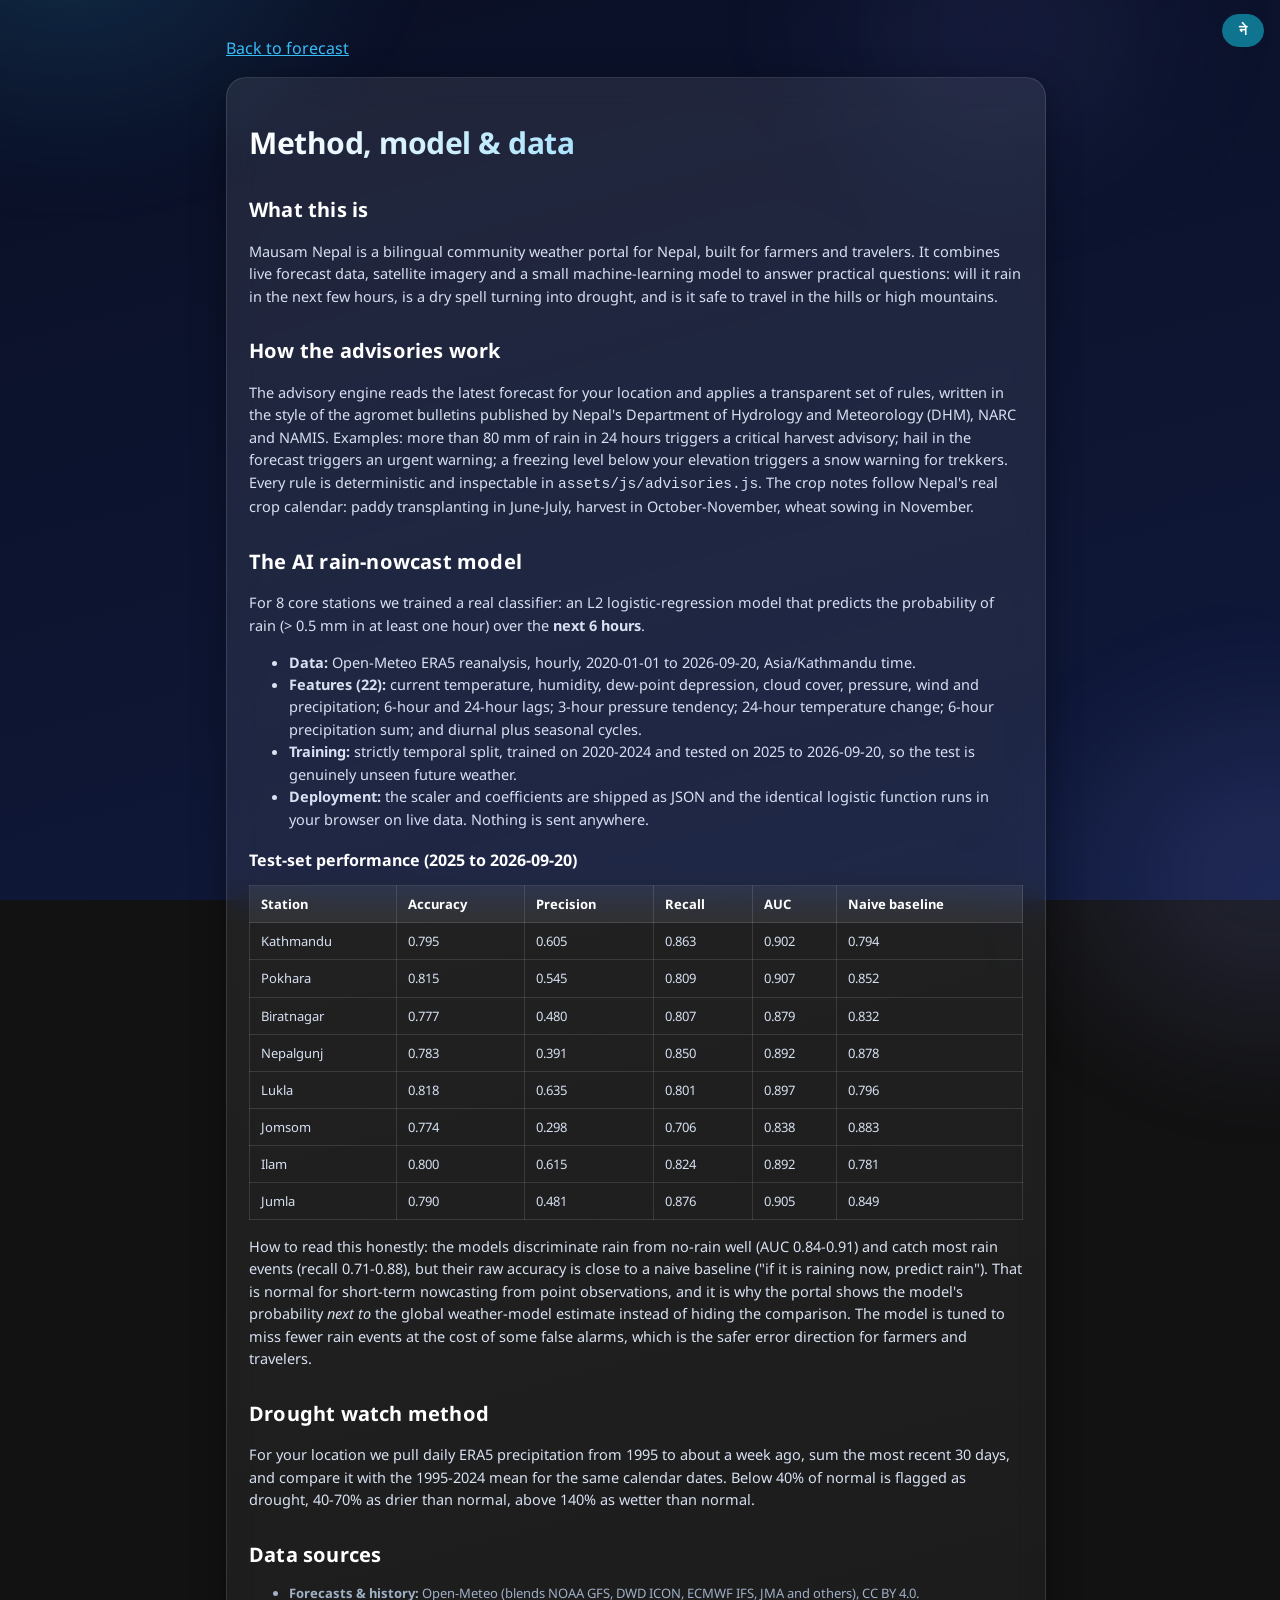
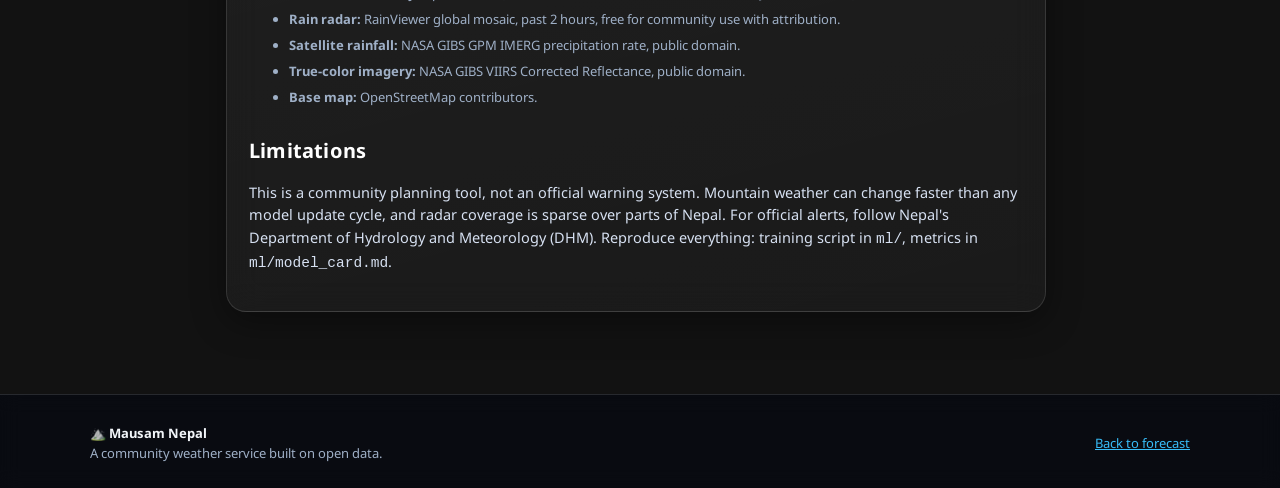
<file: about.html>
<!DOCTYPE html>
<html lang="en">
<head>
<meta charset="UTF-8">
<meta name="viewport" content="width=device-width, initial-scale=1.0">
<title>Method, model &amp; data — Mausam Nepal</title>
<link rel="stylesheet" href="assets/css/style.css?v=5">
<link href="https://fonts.googleapis.com/css2?family=Noto+Sans:wght@400;600;700;800&family=Noto+Sans+Devanagari:wght@400;600;700&display=swap" rel="stylesheet">
<style>
.langbtn { position: fixed; top: 14px; right: 16px; z-index: 99; }
</style>
</head>
<body>
<button id="lang-toggle" class="lang-toggle langbtn" style="background:#0e7490;border-color:#0e7490">ने</button>
<main class="container" style="max-width:860px">
  <p><a href="index.html" data-i18n="backHome">Back to forecast</a></p>
  <div class="card prose" id="about-en">
    <h1>Method, model &amp; data</h1>
    <h2>What this is</h2>
    <p>Mausam Nepal is a bilingual community weather portal for Nepal, built for
    farmers and travelers. It combines live forecast data, satellite imagery and a
    small machine-learning model to answer practical questions: will it rain in the
    next few hours, is a dry spell turning into drought, and is it safe to travel
    in the hills or high mountains.</p>

    <h2>How the advisories work</h2>
    <p>The advisory engine reads the latest forecast for your location and applies
    a transparent set of rules, written in the style of the agromet bulletins
    published by Nepal's Department of Hydrology and Meteorology (DHM), NARC and
    NAMIS. Examples: more than 80 mm of rain in 24 hours triggers a critical
    harvest advisory; hail in the forecast triggers an urgent warning; a freezing
    level below your elevation triggers a snow warning for trekkers. Every rule is
    deterministic and inspectable in <code>assets/js/advisories.js</code>. The
    crop notes follow Nepal's real crop calendar: paddy transplanting in
    June-July, harvest in October-November, wheat sowing in November.</p>

    <h2>The AI rain-nowcast model</h2>
    <p>For 8 core stations we trained a real classifier: an L2 logistic-regression
    model that predicts the probability of rain (&gt; 0.5 mm in at least one hour)
    over the <b>next 6 hours</b>.</p>
    <ul>
      <li><b>Data:</b> Open-Meteo ERA5 reanalysis, hourly, 2020-01-01 to 2026-09-20, Asia/Kathmandu time.</li>
      <li><b>Features (22):</b> current temperature, humidity, dew-point depression,
      cloud cover, pressure, wind and precipitation; 6-hour and 24-hour lags;
      3-hour pressure tendency; 24-hour temperature change; 6-hour precipitation
      sum; and diurnal plus seasonal cycles.</li>
      <li><b>Training:</b> strictly temporal split, trained on 2020-2024 and tested
      on 2025 to 2026-09-20, so the test is genuinely unseen future weather.</li>
      <li><b>Deployment:</b> the scaler and coefficients are shipped as JSON and
      the identical logistic function runs in your browser on live data. Nothing
      is sent anywhere.</li>
    </ul>
    <h3>Test-set performance (2025 to 2026-09-20)</h3>
    <table class="metric-table">
      <tr><th>Station</th><th>Accuracy</th><th>Precision</th><th>Recall</th><th>AUC</th><th>Naive baseline</th></tr>
      <tr><td>Kathmandu</td><td>0.795</td><td>0.605</td><td>0.863</td><td>0.902</td><td>0.794</td></tr>
      <tr><td>Pokhara</td><td>0.815</td><td>0.545</td><td>0.809</td><td>0.907</td><td>0.852</td></tr>
      <tr><td>Biratnagar</td><td>0.777</td><td>0.480</td><td>0.807</td><td>0.879</td><td>0.832</td></tr>
      <tr><td>Nepalgunj</td><td>0.783</td><td>0.391</td><td>0.850</td><td>0.892</td><td>0.878</td></tr>
      <tr><td>Lukla</td><td>0.818</td><td>0.635</td><td>0.801</td><td>0.897</td><td>0.796</td></tr>
      <tr><td>Jomsom</td><td>0.774</td><td>0.298</td><td>0.706</td><td>0.838</td><td>0.883</td></tr>
      <tr><td>Ilam</td><td>0.800</td><td>0.615</td><td>0.824</td><td>0.892</td><td>0.781</td></tr>
      <tr><td>Jumla</td><td>0.790</td><td>0.481</td><td>0.876</td><td>0.905</td><td>0.849</td></tr>
    </table>
    <p>How to read this honestly: the models discriminate rain from no-rain well
    (AUC 0.84-0.91) and catch most rain events (recall 0.71-0.88), but their raw
    accuracy is close to a naive baseline ("if it is raining now, predict rain").
    That is normal for short-term nowcasting from point observations, and it is
    why the portal shows the model's probability <i>next to</i> the global
    weather-model estimate instead of hiding the comparison. The model is tuned
    to miss fewer rain events at the cost of some false alarms, which is the
    safer error direction for farmers and travelers.</p>

    <h2>Drought watch method</h2>
    <p>For your location we pull daily ERA5 precipitation from 1995 to about a week
    ago, sum the most recent 30 days, and compare it with the 1995-2024 mean for
    the same calendar dates. Below 40% of normal is flagged as drought, 40-70% as
    drier than normal, above 140% as wetter than normal.</p>

    <h2>Data sources</h2>
    <ul class="src-list">
      <li><b>Forecasts &amp; history:</b> Open-Meteo (blends NOAA GFS, DWD ICON, ECMWF IFS, JMA and others), CC BY 4.0.</li>
      <li><b>Rain radar:</b> RainViewer global mosaic, past 2 hours, free for community use with attribution.</li>
      <li><b>Satellite rainfall:</b> NASA GIBS GPM IMERG precipitation rate, public domain.</li>
      <li><b>True-color imagery:</b> NASA GIBS VIIRS Corrected Reflectance, public domain.</li>
      <li><b>Base map:</b> OpenStreetMap contributors.</li>
    </ul>

    <h2>Limitations</h2>
    <p>This is a community planning tool, not an official warning system. Mountain
    weather can change faster than any model update cycle, and radar coverage is
    sparse over parts of Nepal. For official alerts, follow Nepal's Department of
    Hydrology and Meteorology (DHM). Reproduce everything: training script in
    <code>ml/</code>, metrics in <code>ml/model_card.md</code>.</p>
  </div>

  <div class="card prose" id="about-ne" style="display:none">
    <h1>विधि, मोडेल र तथ्याङ्क</h1>
    <h2>यो के हो</h2>
    <p>मौसम नेपाल किसान र यात्रीका लागि बनाइएको द्विभाषिक सामुदायिक मौसम पोर्टल हो।
    यसले प्रत्यक्ष पूर्वानुमान तथ्याङ्क, उपग्रह तस्बिर र सानो मेसिन लर्निङ मोडेल
    जोडेर व्यावहारिक प्रश्नको उत्तर दिन्छ: आगामी केही घण्टामा पानी पर्छ कि पर्दैन,
    सुक्खा अवधि खडेरीमा परिणत हुँदैछ कि, र पहाड वा हिमालमा यात्रा सुरक्षित छ कि छैन।</p>

    <h2>परामर्श कसरी बन्छ</h2>
    <p>परामर्श इन्जिनले तपाईंको स्थानको पछिल्लो पूर्वानुमान पढेर पारदर्शी नियमहरू
    लागू गर्छ, जुन जल तथा मौसम विज्ञान विभाग (DHM), NARC र NAMIS का कृषि-मौसम
    बुलेटिनकै शैलीमा लेखिएका छन्। उदाहरण: २४ घण्टामा ८० मिमिभन्दा बढी वर्षा भए
    गम्भीर कटानी परामर्श; असिनाको पूर्वानुमानमा तत्काल चेतावनी; हिउँ पर्ने उचाइ
    तपाईंको उचाइभन्दा तल भए पदयात्रीका लागि हिमपात चेतावनी। हरेक नियम
    <code>assets/js/advisories.js</code> मा हेर्न सकिन्छ। बाली नोटहरू नेपालको
    वास्तविक बाली पात्रोअनुसार छन्: जुन-जुलाईमा धान रोपाइँ, अक्टोबर-नोभेम्बरमा
    कटानी, नोभेम्बरमा गहुँ छर्ने।</p>

    <h2>एआई वर्षा पूर्वानुमान मोडेल</h2>
    <p>८ मुख्य स्टेसनका लागि हामीले वास्तविक वर्गीकरणकर्ता तालिम दियौं: L2
    लजिस्टिक रिग्रेसन मोडेल, जसले <b>आगामी ६ घण्टामा</b> वर्षा (&gt; ०.५ मिमि)
    हुने सम्भावना बताउँछ।</p>
    <ul>
      <li><b>तथ्याङ्क:</b> Open-Meteo ERA5 पुनर्विश्लेषण, घण्टावार, २०२०-०१-०१ देखि २०२६-०९-२०, काठमाडौं समय।</li>
      <li><b>विशेषता (२२):</b> तापक्रम, आर्द्रता, शीताङ्क अन्तर, बादल, चाप, हावा र वर्षा;
      ६-घण्टा र २४-घण्टा पुराना मान; ३-घण्टे चाप प्रवृत्ति; २४-घण्टे तापक्रम परिवर्तन;
      ६-घण्टे वर्षा योग; दैनिक र मौसमी चक्र।</li>
      <li><b>तालिम:</b> समयअनुसार विभाजन, २०२०-२०२४ मा तालिम, २०२५ देखि २०२६-०९-२० मा परीक्षण।</li>
      <li><b>प्रयोग:</b> स्केलर र गुणाङ्क JSON का रूपमा ब्राउजरमै चल्छ; प्रत्यक्ष तथ्याङ्कमा उही लजिस्टिक सूत्र लागू हुन्छ।</li>
    </ul>
    <h3>परीक्षण नतिजा (२०२५ देखि २०२६-०९-२०)</h3>
    <table class="metric-table">
      <tr><th>स्टेसन</th><th>सटीकता</th><th>प्रिसिजन</th><th>रिकल</th><th>AUC</th><th>साधारण आधार</th></tr>
      <tr><td>Kathmandu</td><td>0.795</td><td>0.605</td><td>0.863</td><td>0.902</td><td>0.794</td></tr>
      <tr><td>Pokhara</td><td>0.815</td><td>0.545</td><td>0.809</td><td>0.907</td><td>0.852</td></tr>
      <tr><td>Biratnagar</td><td>0.777</td><td>0.480</td><td>0.807</td><td>0.879</td><td>0.832</td></tr>
      <tr><td>Nepalgunj</td><td>0.783</td><td>0.391</td><td>0.850</td><td>0.892</td><td>0.878</td></tr>
      <tr><td>Lukla</td><td>0.818</td><td>0.635</td><td>0.801</td><td>0.897</td><td>0.796</td></tr>
      <tr><td>Jomsom</td><td>0.774</td><td>0.298</td><td>0.706</td><td>0.838</td><td>0.883</td></tr>
      <tr><td>Ilam</td><td>0.800</td><td>0.615</td><td>0.824</td><td>0.892</td><td>0.781</td></tr>
      <tr><td>Jumla</td><td>0.790</td><td>0.481</td><td>0.876</td><td>0.905</td><td>0.849</td></tr>
    </table>
    <p>इमानदार व्याख्या: मोडेलले वर्षा र सुख्खा छुट्याउन राम्रो गर्छ (AUC ०.८४-०.९१)
    र धेरैजसो वर्षाका घटना समात्छ, तर समग्र सटीकता सामान्य अनुमानको नजिक छ।
    त्यसैले पोर्टलले मोडेलको सम्भावना विश्व मौसम मोडेलको अनुमानसँगै देखाउँछ।
    मोडेल किसान र यात्रीका लागि सुरक्षित दिशामा ट्युन गरिएको छ: वर्षा छुट्नुभन्दा
    गलत चेतावनी राम्रो।</p>

    <h2>खडेरी निगरानी विधि</h2>
    <p>तपाईंको स्थानका लागि १९९५ देखिको दैनिक ERA5 वर्षा निकालेर पछिल्लो ३० दिनको
    योग सोही मितिको १९९५-२०२४ सरदरसँग तुलना गरिन्छ। सामान्यको ४०% भन्दा कमलाई
    खडेरी, ४०-७०% लाई सामान्यभन्दा सुख्खा, १४०% भन्दा माथिलाई ओसिलो मानिन्छ।</p>

    <h2>तथ्याङ्क स्रोतहरू</h2>
    <ul class="src-list">
      <li><b>पूर्वानुमान र इतिहास:</b> Open-Meteo (NOAA GFS, DWD ICON, ECMWF IFS, JMA आदि), CC BY 4.0।</li>
      <li><b>वर्षा राडार:</b> RainViewer विश्वव्यापी मोजाइक, पछिल्लो २ घण्टा।</li>
      <li><b>उपग्रह वर्षा:</b> NASA GIBS GPM IMERG, सार्वजनिक डोमेन।</li>
      <li><b>वास्तविक रङ तस्बिर:</b> NASA GIBS VIIRS, सार्वजनिक डोमेन।</li>
      <li><b>आधार नक्सा:</b> OpenStreetMap योगदानकर्ता।</li>
    </ul>

    <h2>सीमाहरू</h2>
    <p>यो सामुदायिक योजना उपकरण हो, आधिकारिक चेतावनी प्रणाली होइन। हिमाली मौसम
    मोडेल अद्यावधिक चक्रभन्दा छिटो बदलिन सक्छ, र नेपालका केही भागमा राडार कभरेज
    पातलो छ। आधिकारिक सतर्कताका लागि जल तथा मौसम विज्ञान विभाग (DHM) को सूचना
    हेर्नुहोस्।</p>
  </div>
</main>

<footer class="site-footer">
  <div class="inner">
    <div><b>⛰️ <span data-i18n="appName">Mausam Nepal</span></b><br>
    <span data-i18n="footerTag"></span></div>
    <div><a href="index.html" data-i18n="backHome">Back to forecast</a></div>
  </div>
</footer>

<script src="assets/js/config.min.js?v=6"></script>
<script src="assets/js/i18n.min.js?v=6"></script>
<script>
  MN.setLang(MN.lang);
  document.getElementById("lang-toggle").addEventListener("click", function () {
    MN.setLang(MN.lang === "ne" ? "en" : "ne");
    document.getElementById("about-en").style.display = MN.lang === "ne" ? "none" : "block";
    document.getElementById("about-ne").style.display = MN.lang === "ne" ? "block" : "none";
  });
  if (MN.lang === "ne") {
    document.getElementById("about-en").style.display = "none";
    document.getElementById("about-ne").style.display = "block";
  }
</script>
</body>
</html>
</file>
<file: assets/css/style.css>
/* Mausam Nepal — "living sky" dark glass theme */
:root {
  color-scheme: dark;
  --ink: #f1f5f9;
  --muted: #9fb0c7;
  --line: rgba(255, 255, 255, .12);
  --card: rgba(255, 255, 255, .06);
  --radius: 20px;
  --accent: #38bdf8;
  --accent2: #818cf8;
  --ok: #34d399;
  --warn: #fbbf24;
  --bad: #f87171;
  --sky1: #0a0f24;
  --sky2: #101a3d;
  --blob1: rgba(56, 189, 248, .22);
  --blob2: rgba(129, 140, 248, .20);
  --shadow: 0 10px 34px rgba(0, 0, 0, .38);
}
body[data-sky="clear-day"] {
  --sky1: #0b1c44; --sky2: #17437e;
  --blob1: rgba(251, 191, 36, .30); --blob2: rgba(56, 189, 248, .28);
  --accent: #fbbf24; --accent2: #38bdf8;
}
body[data-sky="clear-night"] {
  --sky1: #05070f; --sky2: #0d1230;
  --blob1: rgba(129, 140, 248, .22); --blob2: rgba(56, 189, 248, .14);
  --accent: #a5b4fc; --accent2: #38bdf8;
}
body[data-sky="rain"] {
  --sky1: #081426; --sky2: #0e2a52;
  --blob1: rgba(56, 189, 248, .28); --blob2: rgba(14, 116, 144, .30);
  --accent: #38bdf8; --accent2: #22d3ee;
}
body[data-sky="drizzle"] {
  --sky1: #0c1626; --sky2: #1b2f4d;
  --blob1: rgba(148, 163, 184, .20); --blob2: rgba(56, 189, 248, .20);
  --accent: #7dd3fc; --accent2: #94a3b8;
}
body[data-sky="snow"] {
  --sky1: #0d1728; --sky2: #274264;
  --blob1: rgba(186, 230, 253, .24); --blob2: rgba(125, 211, 252, .20);
  --accent: #bae6fd; --accent2: #7dd3fc;
}
body[data-sky="storm"] {
  --sky1: #0d0a1e; --sky2: #241b4d;
  --blob1: rgba(167, 139, 250, .30); --blob2: rgba(56, 189, 248, .18);
  --accent: #c4b5fd; --accent2: #818cf8;
}
body[data-sky="fog"] {
  --sky1: #10151f; --sky2: #232f42;
  --blob1: rgba(148, 163, 184, .18); --blob2: rgba(100, 116, 139, .22);
  --accent: #94a3b8; --accent2: #64748b;
}
* { box-sizing: border-box; }
::selection { background: rgba(56, 189, 248, .35); }
html { scroll-behavior: smooth; }
body {
  margin: 0;
  font-family: "Noto Sans", "Noto Sans Devanagari", system-ui, -apple-system, "Segoe UI", Roboto, sans-serif;
  background: linear-gradient(165deg, var(--sky1) 0%, var(--sky2) 100%);
  background-attachment: fixed;
  color: var(--ink);
  line-height: 1.55;
  min-height: 100vh;
  transition: background .8s ease;
  overflow-x: hidden;
}
/* drifting aurora blobs */
body::before, body::after {
  content: ""; position: fixed; inset: -20vmax; z-index: 0; pointer-events: none;
  filter: blur(60px); opacity: .9;
}
body::before {
  background:
    radial-gradient(38vmax 30vmax at 18% 12%, var(--blob1), transparent 70%),
    radial-gradient(30vmax 26vmax at 85% 80%, var(--blob2), transparent 70%);
  animation: drift 26s ease-in-out infinite alternate;
}
body::after {
  background: radial-gradient(26vmax 22vmax at 70% 20%, var(--blob2), transparent 70%);
  animation: drift 34s ease-in-out infinite alternate-reverse;
  opacity: .55;
}
@keyframes drift {
  from { transform: translate3d(-4vmax, -2vmax, 0) scale(1); }
  to { transform: translate3d(4vmax, 3vmax, 0) scale(1.12); }
}
#sky-fx { position: fixed; inset: 0; z-index: 0; pointer-events: none; }
.site-header, .container, .site-footer { position: relative; z-index: 1; }
a { color: var(--accent); }
:focus-visible { outline: 2px solid var(--accent); outline-offset: 2px; border-radius: 6px; }

/* Header */
.site-header {
  background: rgba(8, 12, 28, .55);
  -webkit-backdrop-filter: blur(16px); backdrop-filter: blur(16px);
  border-bottom: 1px solid var(--line);
  padding: 14px 0 0; position: sticky; top: 0; z-index: 50;
}
.header-row { display: flex; align-items: center; gap: 12px; max-width: 1100px; margin: 0 auto; padding: 0 16px; }
.logo { font-size: 25px; font-weight: 800; letter-spacing: .2px; white-space: nowrap;
  background: linear-gradient(92deg, #fff 20%, var(--accent) 90%);
  -webkit-background-clip: text; background-clip: text; color: transparent; }
.logo .mark { margin-right: 8px; -webkit-text-fill-color: initial; }
.tagline { font-size: 12px; color: var(--muted); margin: 2px 0 0; font-weight: 400; }
.header-spacer { flex: 1; }
.lang-toggle {
  background: rgba(255, 255, 255, .08); color: #fff; border: 1px solid var(--line);
  border-radius: 999px; padding: 7px 16px; font-weight: 700; cursor: pointer; font-size: 14px;
  transition: background .2s, transform .15s;
}
.lang-toggle:hover { background: rgba(255, 255, 255, .18); transform: translateY(-1px); }
.search-wrap { position: relative; max-width: 1100px; margin: 12px auto 0; padding: 0 16px 12px; }
.search-wrap input {
  width: 100%; padding: 12px 18px 12px 44px; border-radius: 999px;
  border: 1px solid var(--line); font-size: 15px; outline: none; color: #fff;
  background: rgba(255, 255, 255, .07);
  -webkit-backdrop-filter: blur(8px); backdrop-filter: blur(8px);
  transition: border-color .2s, box-shadow .2s;
}
.search-wrap input::placeholder { color: rgba(255, 255, 255, .45); }
.search-wrap input:focus { border-color: var(--accent); box-shadow: 0 0 0 3px rgba(56, 189, 248, .18); }
.search-wrap .sicon { position: absolute; left: 32px; top: 12px; font-size: 17px; opacity: .6; }
.search-results {
  position: absolute; left: 16px; right: 16px; top: 54px; z-index: 60; display: none;
  background: rgba(13, 19, 40, .97); border: 1px solid var(--line); border-radius: 14px;
  box-shadow: 0 18px 44px rgba(0, 0, 0, .5); overflow: hidden;
}
.search-results button {
  display: block; width: 100%; text-align: left; background: none; border: none;
  padding: 11px 18px; font-size: 14px; cursor: pointer; color: var(--ink);
}
.search-results button:hover { background: rgba(255, 255, 255, .07); }
.search-results .sub { color: var(--muted); font-size: 12px; margin-left: 8px; }

/* Tabs */
.tabs {
  display: flex; gap: 6px; max-width: 1100px; margin: 2px auto 0; padding: 0 16px 12px;
  overflow-x: auto; scrollbar-width: none;
}
.tabs::-webkit-scrollbar { display: none; }
.tabs button {
  background: rgba(255, 255, 255, .06); color: rgba(255, 255, 255, .72);
  border: 1px solid transparent; cursor: pointer; padding: 9px 18px; font-size: 14px;
  font-weight: 700; border-radius: 999px; white-space: nowrap; transition: all .2s;
}
.tabs button:hover { color: #fff; background: rgba(255, 255, 255, .12); }
.tabs button.active {
  color: #081120; border-color: transparent;
  background: linear-gradient(135deg, var(--accent), var(--accent2));
  box-shadow: 0 4px 18px rgba(56, 189, 248, .35);
}

/* Layout */
.container { max-width: 1100px; margin: 0 auto; padding: 20px 16px 64px; }
.tabpane { display: none; }
.tabpane.active { display: block; animation: fadeUp .35s ease; }
@keyframes fadeUp { from { opacity: 0; transform: translateY(10px); } to { opacity: 1; transform: none; } }

.card {
  background: linear-gradient(165deg, rgba(255, 255, 255, .09), rgba(255, 255, 255, .035));
  -webkit-backdrop-filter: blur(16px); backdrop-filter: blur(16px);
  border: 1px solid var(--line); border-radius: var(--radius);
  box-shadow: var(--shadow); padding: 22px; margin-bottom: 18px;
}
.card h2 { margin: 0 0 4px; font-size: 19px; letter-spacing: .2px; }
.card h3 { margin: 0 0 8px; font-size: 16px; }
.card .desc { color: var(--muted); font-size: 13.5px; margin: 0 0 14px; }
.grid2 { display: grid; grid-template-columns: 1fr 1fr; gap: 16px; }
@media (max-width: 760px) { .grid2 { grid-template-columns: 1fr; } }

/* Hero */
.hero-card { background: transparent; border: none; box-shadow: none;
  -webkit-backdrop-filter: none; backdrop-filter: none; padding: 10px 6px 4px; }
.hero { display: flex; gap: 20px; align-items: center; flex-wrap: wrap; }
.hero-main { display: flex; align-items: center; gap: 20px; min-width: 260px; }
.hero-icon { font-size: 76px; line-height: 1; animation: floaty 5s ease-in-out infinite;
  filter: drop-shadow(0 8px 22px rgba(0, 0, 0, .45)); }
@keyframes floaty { 0%, 100% { transform: translateY(0); } 50% { transform: translateY(-9px); } }
.hero-temp {
  font-size: clamp(68px, 13vw, 116px); font-weight: 800; line-height: .95; letter-spacing: -3px;
  background: linear-gradient(180deg, #fff 25%, rgba(255, 255, 255, .55) 100%);
  -webkit-background-clip: text; background-clip: text; color: transparent;
  text-shadow: 0 10px 40px rgba(0, 0, 0, .25);
}
.hero-place { font-size: 22px; font-weight: 800; letter-spacing: .3px; }
.hero-cond { color: var(--accent); font-size: 15px; font-weight: 700; }
.hero-meta { color: var(--muted); font-size: 12.5px; margin-top: 8px; }
.stat-row { display: grid; grid-template-columns: repeat(auto-fit, minmax(108px, 1fr)); gap: 10px; margin-top: 16px; }
.stat {
  background: rgba(255, 255, 255, .055); border: 1px solid var(--line);
  border-radius: 14px; padding: 11px 13px; transition: transform .18s, background .18s;
}
.stat:hover { transform: translateY(-2px); background: rgba(255, 255, 255, .09); }
.stat .k { font-size: 11px; color: var(--muted); text-transform: uppercase; letter-spacing: .5px; }
.stat .v { font-size: 18px; font-weight: 700; font-variant-numeric: tabular-nums; }
.chips { display: flex; flex-wrap: wrap; gap: 8px; margin: 2px 0 14px; }
.chips button {
  border: 1px solid var(--line); background: rgba(255, 255, 255, .06); color: var(--ink);
  border-radius: 999px; padding: 7px 15px; font-size: 13px; font-weight: 600; cursor: pointer;
  transition: all .18s;
}
.chips button:hover { background: rgba(255, 255, 255, .14); transform: translateY(-1px); }
.chips button.active {
  background: linear-gradient(135deg, var(--accent), var(--accent2)); color: #081120;
  border-color: transparent; box-shadow: 0 4px 16px rgba(56, 189, 248, .35);
}
.loc-select-row { display: flex; gap: 10px; align-items: center; margin: 2px 0 16px; flex-wrap: wrap; }
.loc-select-row label { font-size: 13px; color: var(--muted); font-weight: 600; }
.loc-select {
  flex: 1; min-width: 220px; padding: 10px 14px; border-radius: 12px;
  border: 1px solid var(--line); background: rgba(255, 255, 255, .07);
  font-size: 14px; color: var(--ink); cursor: pointer;
}
.loc-select option, .loc-select optgroup { color: #0f172a; }

/* Forecast lists */
.hourly-strip { display: flex; gap: 9px; overflow-x: auto; padding: 4px 2px 12px; scrollbar-width: thin; }
.hourly-strip::-webkit-scrollbar { height: 6px; }
.hourly-strip::-webkit-scrollbar-thumb { background: rgba(255, 255, 255, .18); border-radius: 99px; }
.hour-cell {
  min-width: 76px; text-align: center; background: rgba(255, 255, 255, .05);
  border: 1px solid var(--line); border-radius: 14px; padding: 10px 6px; font-size: 12px;
  transition: transform .18s, background .18s;
}
.hour-cell:hover { transform: translateY(-3px); background: rgba(255, 255, 255, .1); }
.hour-cell .hh { font-weight: 700; font-size: 12.5px; }
.hour-cell .ic { font-size: 24px; margin: 5px 0; }
.hour-cell .pp { color: var(--accent); font-weight: 700; }
.day-row {
  display: grid; grid-template-columns: 96px 36px 1fr 96px; gap: 10px; align-items: center;
  padding: 11px 6px; border-bottom: 1px solid rgba(255, 255, 255, .08); font-size: 14px;
  border-radius: 10px; transition: background .15s;
}
.day-row:hover { background: rgba(255, 255, 255, .045); }
.day-row:last-child { border-bottom: none; }
.day-row .d { font-weight: 600; }
.day-row .bar { height: 8px; background: rgba(255, 255, 255, .12); border-radius: 99px;
  position: relative; overflow: hidden; }
.day-row .bar i { position: absolute; top: 0; bottom: 0; border-radius: 99px;
  background: linear-gradient(90deg, #38bdf8, #fbbf24, #f87171); }
.day-row .tr { text-align: right; font-variant-numeric: tabular-nums; }

/* Nowcast gauge */
.gauge-wrap { display: flex; gap: 22px; align-items: center; flex-wrap: wrap; }
.gauge { position: relative; width: 160px; height: 160px; flex: none; }
.gauge svg { transform: rotate(-90deg); }
#gauge-arc { stroke: var(--accent); filter: drop-shadow(0 0 7px var(--accent)); transition: stroke .6s; }
.gauge .gval { position: absolute; inset: 0; display: flex; flex-direction: column;
  align-items: center; justify-content: center; }
.gauge .gval b { font-size: 34px; letter-spacing: -1px; }
.gauge .gval span { font-size: 11.5px; color: var(--muted); }
.compare-bar { margin: 10px 0; }
.compare-bar .lbl { display: flex; justify-content: space-between; font-size: 13px; margin-bottom: 5px; }
.compare-bar .track { height: 10px; background: rgba(255, 255, 255, .1); border-radius: 99px; overflow: hidden; }
.compare-bar .fill { height: 100%; border-radius: 99px; transition: width .8s ease; }
.fill.ml { background: linear-gradient(90deg, var(--accent), var(--accent2));
  box-shadow: 0 0 12px rgba(56, 189, 248, .5); }
.fill.nwp { background: linear-gradient(90deg, #64748b, #94a3b8); }
.model-note { font-size: 12.5px; color: var(--muted); }

/* Advisories */
.adv {
  border: 1px solid var(--line); border-left: 5px solid var(--muted); border-radius: 14px;
  background: rgba(255, 255, 255, .045); padding: 14px 16px; margin-bottom: 10px;
  transition: transform .15s;
}
.adv:hover { transform: translateX(3px); }
.adv .sev { display: inline-block; font-size: 11px; font-weight: 800; text-transform: uppercase;
  letter-spacing: .6px; padding: 3px 11px; border-radius: 99px; color: #081120; margin-bottom: 8px; }
.adv.sev-critical { border-left-color: var(--bad); } .adv.sev-critical .sev { background: var(--bad); }
.adv.sev-warning { border-left-color: #fb923c; } .adv.sev-warning .sev { background: #fb923c; }
.adv.sev-watch { border-left-color: var(--warn); } .adv.sev-watch .sev { background: var(--warn); }
.adv.sev-info { border-left-color: var(--accent); } .adv.sev-info .sev { background: var(--accent); }
.adv.sev-good { border-left-color: var(--ok); } .adv.sev-good .sev { background: var(--ok); }
.adv h4 { margin: 0 0 4px; font-size: 15.5px; }
.adv p { margin: 0; font-size: 13.5px; color: #c6d3e6; }
.aud-tabs { display: flex; gap: 8px; margin-bottom: 14px; }
.aud-tabs button {
  flex: 1; padding: 11px; border-radius: 14px; border: 1px solid var(--line);
  background: rgba(255, 255, 255, .05); color: var(--ink); font-size: 14px; font-weight: 700;
  cursor: pointer; transition: all .2s;
}
.aud-tabs button.active {
  background: linear-gradient(135deg, var(--accent), var(--accent2)); color: #081120;
  border-color: transparent; box-shadow: 0 4px 16px rgba(56, 189, 248, .3);
}

/* Drought */
.drought-nums { display: flex; gap: 12px; flex-wrap: wrap; margin: 12px 0; }
.drought-nums .dn { flex: 1; min-width: 140px; background: rgba(255, 255, 255, .05);
  border: 1px solid var(--line); border-radius: 14px; padding: 14px; text-align: center; }
.drought-nums .dn b { font-size: 26px; display: block; letter-spacing: -.5px; }
.drought-nums .dn span { font-size: 12px; color: var(--muted); }
.drought-meter { height: 14px; border-radius: 99px;
  background: linear-gradient(90deg, #b91c1c, #f59e0b, #22c55e, #0ea5e9);
  position: relative; margin: 16px 0 8px; box-shadow: inset 0 1px 3px rgba(0, 0, 0, .4); }
.drought-meter .pin { position: absolute; top: -5px; width: 4px; height: 24px;
  background: #fff; border-radius: 2px; box-shadow: 0 0 8px rgba(255, 255, 255, .8); }

/* Map */
#satmap { height: 480px; border-radius: 16px; border: 1px solid var(--line);
  box-shadow: var(--shadow); z-index: 1; overflow: hidden; }
.leaflet-container { background: #0a0f24; font-family: inherit; }
.map-controls { display: flex; gap: 10px; flex-wrap: wrap; margin-bottom: 12px; align-items: center; }
.map-controls .seg { display: flex; border: 1px solid var(--line); border-radius: 12px;
  overflow: hidden; background: rgba(255, 255, 255, .04); }
.map-controls .seg button { border: none; background: transparent; color: var(--ink);
  padding: 9px 15px; font-size: 13px; font-weight: 600; cursor: pointer; transition: all .18s; }
.map-controls .seg button.active { background: linear-gradient(135deg, var(--accent), var(--accent2)); color: #081120; }
.map-credit { font-size: 12px; color: var(--muted); margin-top: 10px; }

/* Mountain cards */
.mtn-grid { display: grid; grid-template-columns: repeat(auto-fit, minmax(200px, 1fr)); gap: 12px; }
.mtn-card {
  background: rgba(255, 255, 255, .05); border: 1px solid var(--line); border-radius: 14px;
  padding: 13px 15px; cursor: pointer; transition: all .18s;
}
.mtn-card:hover { border-color: var(--accent); transform: translateY(-3px);
  box-shadow: 0 8px 20px rgba(0, 0, 0, .35); }
.mtn-card h4 { margin: 0 0 6px; font-size: 14.5px; }
.mtn-card .row { display: flex; justify-content: space-between; font-size: 12.5px; padding: 2px 0; }
.mtn-card .row span:first-child { color: var(--muted); }

/* Alerts */
.alert-box { display: flex; gap: 12px; align-items: center; flex-wrap: wrap; }
.btn {
  background: linear-gradient(135deg, var(--accent), var(--accent2)); color: #081120; border: none;
  border-radius: 12px; padding: 11px 20px; font-size: 14px; font-weight: 800; cursor: pointer;
  box-shadow: 0 4px 18px rgba(56, 189, 248, .35); transition: transform .15s, box-shadow .15s;
}
.btn:hover { transform: translateY(-2px); box-shadow: 0 8px 24px rgba(56, 189, 248, .45); }
.btn:active { transform: translateY(0); }
.btn:disabled { background: rgba(255, 255, 255, .12); color: var(--muted); cursor: default;
  box-shadow: none; transform: none; }

/* Footer */
.site-footer { background: rgba(4, 7, 18, .6); border-top: 1px solid var(--line);
  -webkit-backdrop-filter: blur(10px); backdrop-filter: blur(10px);
  color: var(--muted); padding: 28px 16px; font-size: 13px; }
.site-footer .inner { max-width: 1100px; margin: 0 auto; display: flex; gap: 18px;
  flex-wrap: wrap; justify-content: space-between; align-items: center; }
.site-footer a { color: var(--accent); }
.site-footer b { color: var(--ink); }
.src-list { font-size: 13px; color: var(--muted); }
.src-list li { margin-bottom: 6px; }

.prose { font-size: 14.5px; color: #d7e1f2; max-width: 820px; }
.prose h1 { font-size: 30px; letter-spacing: -.5px;
  background: linear-gradient(92deg, #fff, var(--accent)); -webkit-background-clip: text;
  background-clip: text; color: transparent; }
.prose h2 { font-size: 20px; margin: 28px 0 8px; color: #fff; }
.prose h3 { font-size: 16px; margin: 18px 0 6px; color: #fff; }
.prose table { border-collapse: collapse; width: 100%; font-size: 13px; margin: 12px 0; }
.prose th, .prose td { border: 1px solid var(--line); padding: 8px 11px; text-align: left; }
.prose th { background: rgba(255, 255, 255, .07); color: #fff; }
.metric-table td:nth-child(n+2) { font-variant-numeric: tabular-nums; }
.prose a { color: var(--accent); }

.skeleton { color: var(--muted); font-style: italic; padding: 20px; text-align: center; }
.err { background: rgba(248, 113, 113, .1); border: 1px solid rgba(248, 113, 113, .4);
  color: #fca5a5; border-radius: 12px; padding: 12px 14px; font-size: 13.5px; }

@media (max-width: 640px) {
  .card { padding: 16px; border-radius: 16px; }
  .hero-icon { font-size: 60px; }
  .hero-main { gap: 14px; }
  #satmap { height: 360px; }
  .day-row { grid-template-columns: 84px 30px 1fr 84px; font-size: 13px; }
}

@media (prefers-reduced-motion: reduce) {
  *, *::before, *::after { animation: none !important; transition: none !important; }
  html { scroll-behavior: auto; }
}
</file>
